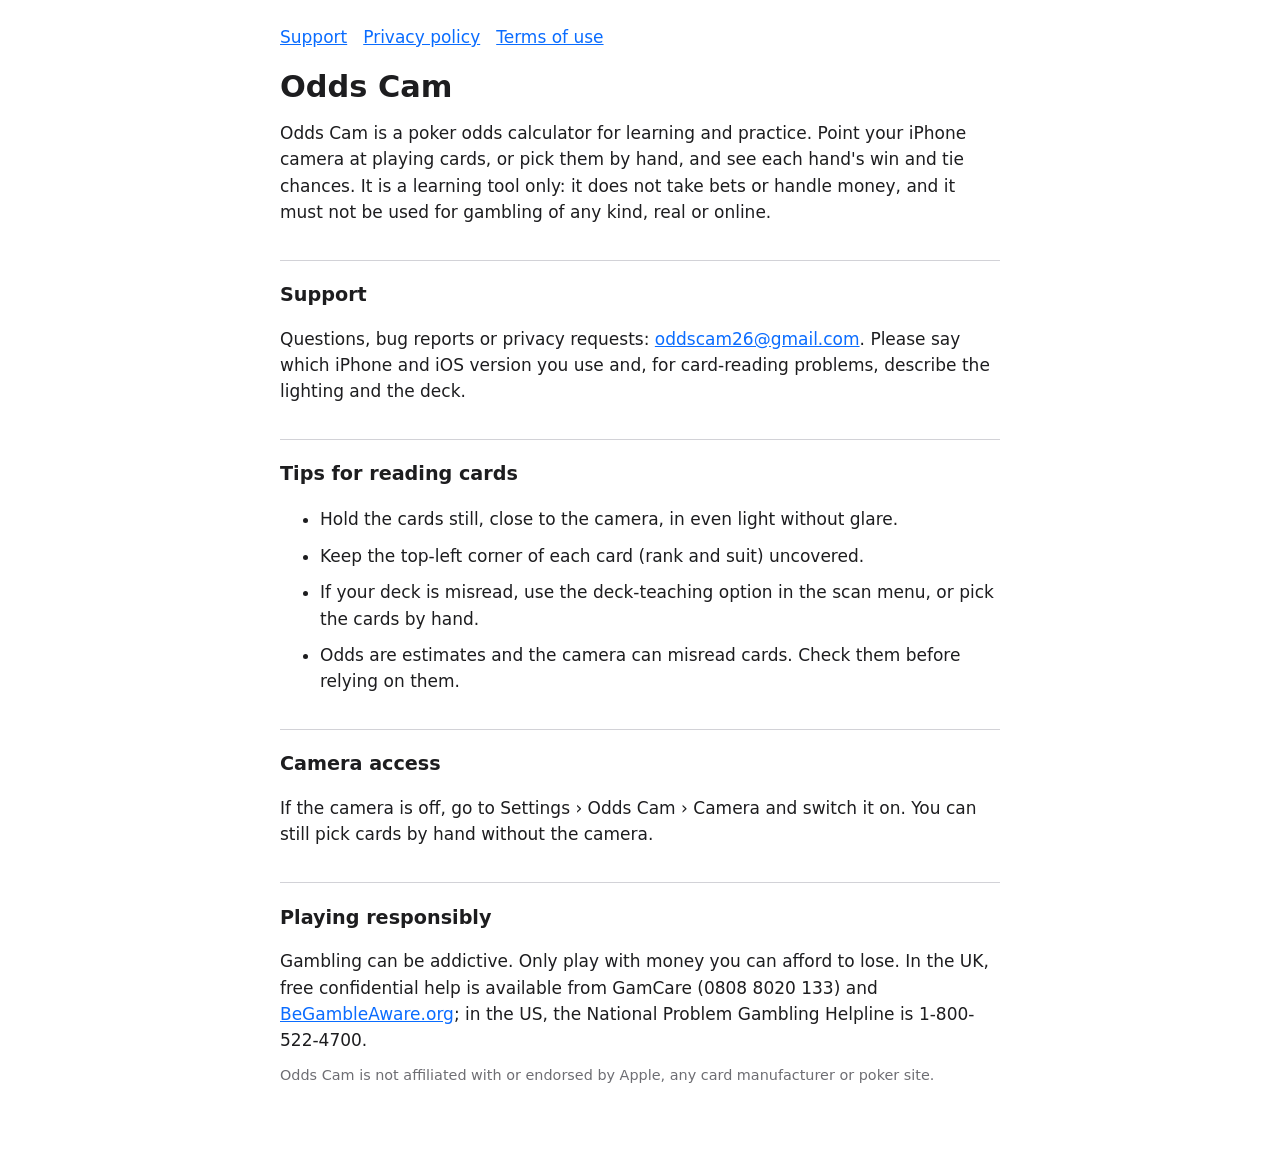
<file: index.html>
<!doctype html>
<html lang="en"><head><meta charset="utf-8"><meta name="viewport" content="width=device-width, initial-scale=1">
<title>Odds Cam – Support</title><link rel="stylesheet" href="style.css"></head>
<body><main>
<nav><a href="index.html">Support</a><a href="privacy.html">Privacy policy</a><a href="terms.html">Terms of use</a></nav>
<h1>Odds Cam</h1>
<p>Odds Cam is a poker odds calculator for learning and practice. Point your iPhone camera at playing cards, or pick them by hand, and see each hand's win and tie chances. It is a learning tool only: it does not take bets or handle money, and it must not be used for gambling of any kind, real or online.</p>
<h2>Support</h2>
<p>Questions, bug reports or privacy requests: <a href="mailto:oddscam26@gmail.com">oddscam26@gmail.com</a>. Please say which iPhone and iOS version you use and, for card-reading problems, describe the lighting and the deck.</p>
<h2>Tips for reading cards</h2>
<ul>
<li>Hold the cards still, close to the camera, in even light without glare.</li>
<li>Keep the top-left corner of each card (rank and suit) uncovered.</li>
<li>If your deck is misread, use the deck-teaching option in the scan menu, or pick the cards by hand.</li>
<li>Odds are estimates and the camera can misread cards. Check them before relying on them.</li>
</ul>
<h2>Camera access</h2>
<p>If the camera is off, go to Settings › Odds Cam › Camera and switch it on. You can still pick cards by hand without the camera.</p>
<h2>Playing responsibly</h2>
<p>Gambling can be addictive. Only play with money you can afford to lose. In the UK, free confidential help is available from GamCare (0808 8020 133) and <a href="https://www.begambleaware.org">BeGambleAware.org</a>; in the US, the National Problem Gambling Helpline is 1-800-522-4700.</p>
<p class="muted">Odds Cam is not affiliated with or endorsed by Apple, any card manufacturer or poker site.</p>
</main></body></html>
</file>
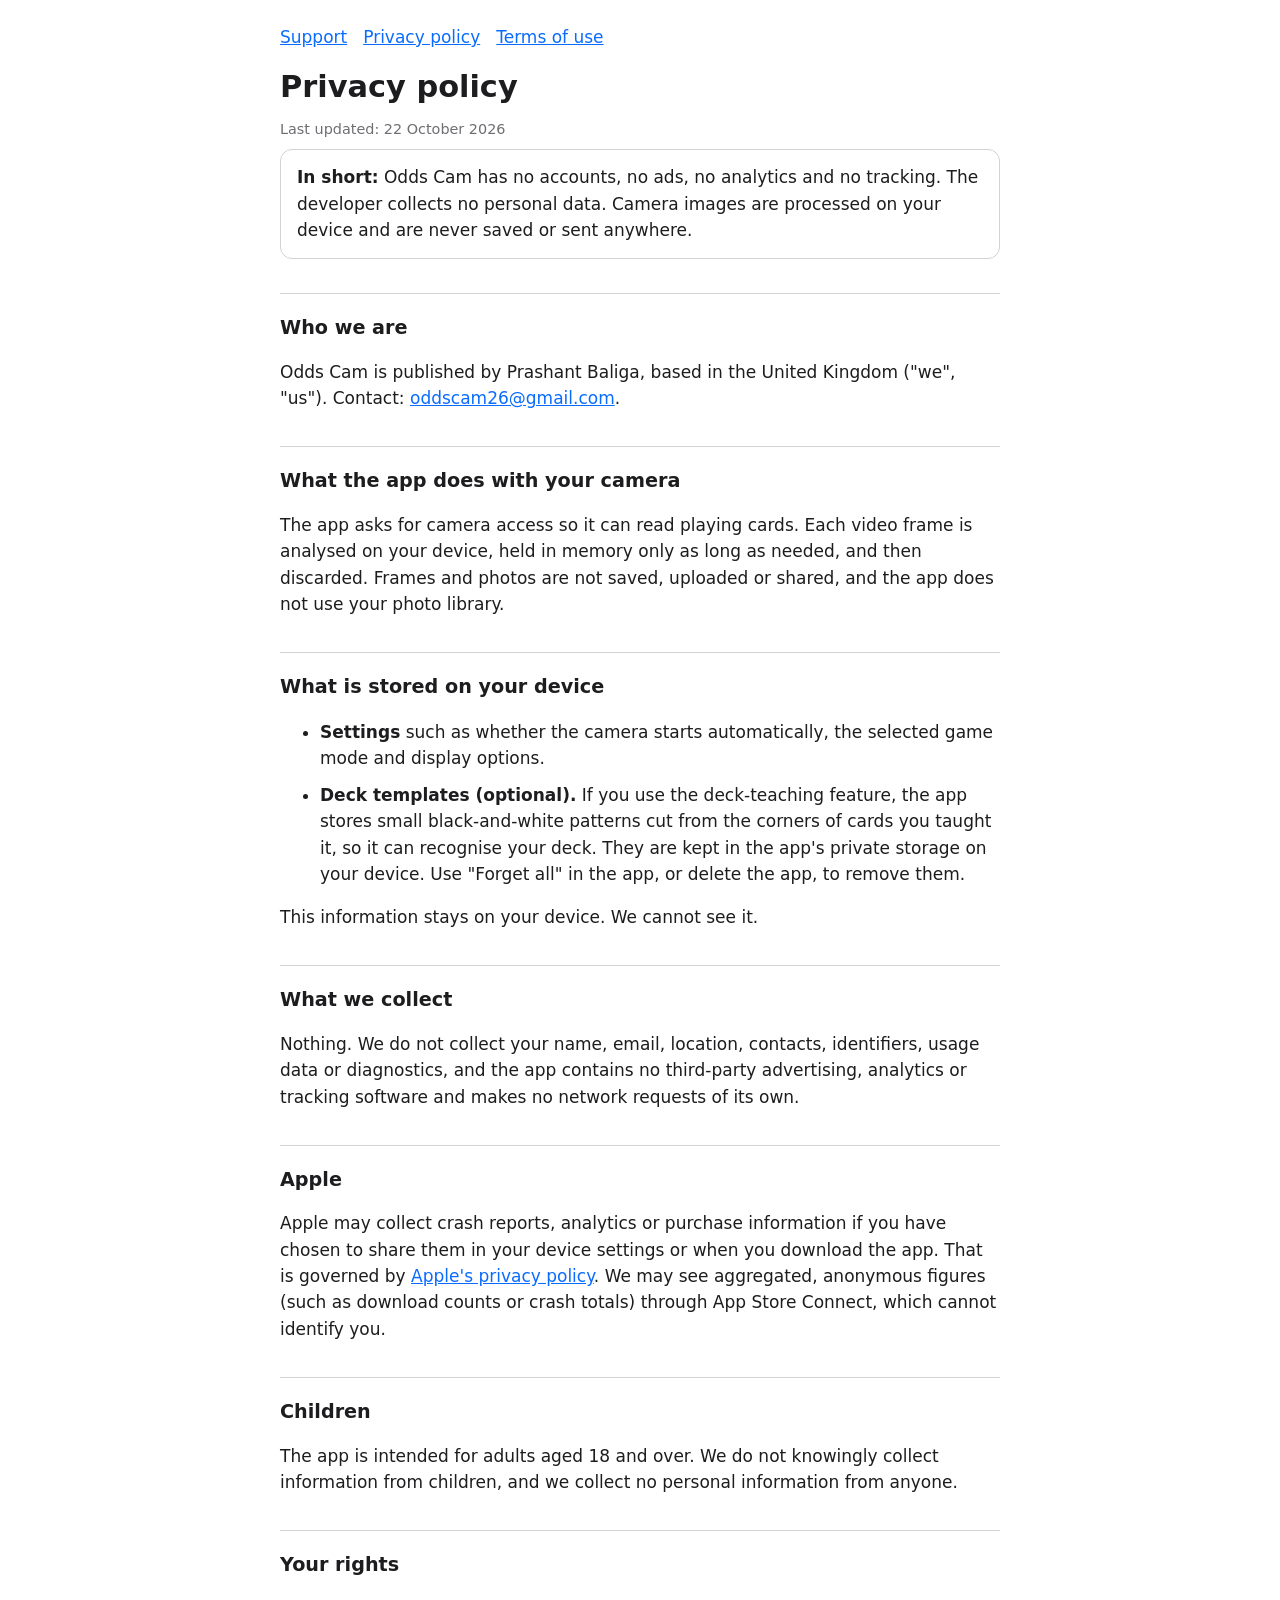
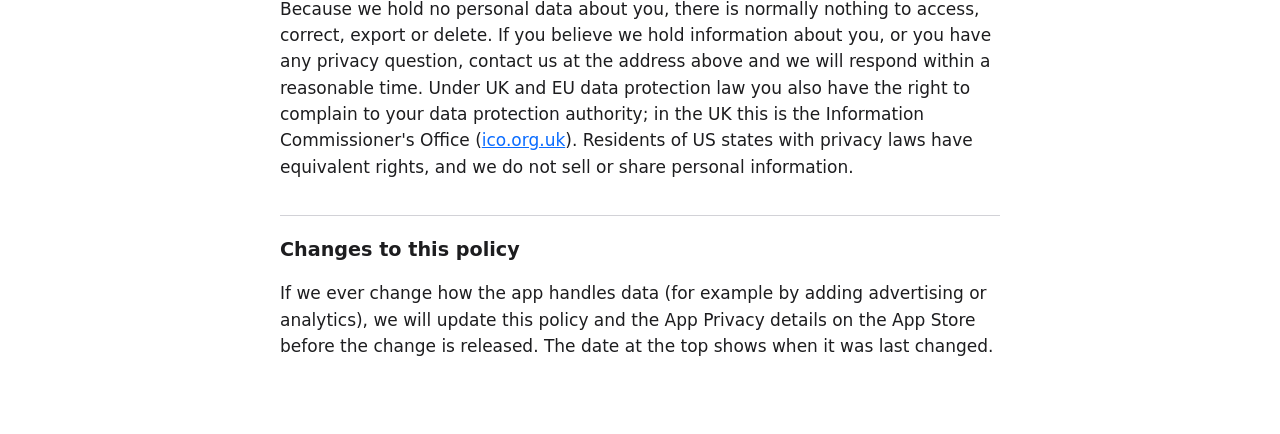
<file: privacy.html>
<!doctype html>
<html lang="en"><head><meta charset="utf-8"><meta name="viewport" content="width=device-width, initial-scale=1">
<title>Odds Cam – Privacy policy</title><link rel="stylesheet" href="style.css"></head>
<body><main>
<nav><a href="index.html">Support</a><a href="privacy.html">Privacy policy</a><a href="terms.html">Terms of use</a></nav>
<h1>Privacy policy</h1>
<p class="muted">Last updated: 22 October 2026</p>
<div class="box"><p><strong>In short:</strong> Odds Cam has no accounts, no ads, no analytics and no tracking. The developer collects no personal data. Camera images are processed on your device and are never saved or sent anywhere.</p></div>

<h2>Who we are</h2>
<p>Odds Cam is published by Prashant Baliga, based in the United Kingdom ("we", "us"). Contact: <a href="mailto:oddscam26@gmail.com">oddscam26@gmail.com</a>.</p>

<h2>What the app does with your camera</h2>
<p>The app asks for camera access so it can read playing cards. Each video frame is analysed on your device, held in memory only as long as needed, and then discarded. Frames and photos are not saved, uploaded or shared, and the app does not use your photo library.</p>

<h2>What is stored on your device</h2>
<ul>
<li><strong>Settings</strong> such as whether the camera starts automatically, the selected game mode and display options.</li>
<li><strong>Deck templates (optional).</strong> If you use the deck-teaching feature, the app stores small black-and-white patterns cut from the corners of cards you taught it, so it can recognise your deck. They are kept in the app's private storage on your device. Use "Forget all" in the app, or delete the app, to remove them.</li>
</ul>
<p>This information stays on your device. We cannot see it.</p>

<h2>What we collect</h2>
<p>Nothing. We do not collect your name, email, location, contacts, identifiers, usage data or diagnostics, and the app contains no third-party advertising, analytics or tracking software and makes no network requests of its own.</p>

<h2>Apple</h2>
<p>Apple may collect crash reports, analytics or purchase information if you have chosen to share them in your device settings or when you download the app. That is governed by <a href="https://www.apple.com/legal/privacy/">Apple's privacy policy</a>. We may see aggregated, anonymous figures (such as download counts or crash totals) through App Store Connect, which cannot identify you.</p>

<h2>Children</h2>
<p>The app is intended for adults aged 18 and over. We do not knowingly collect information from children, and we collect no personal information from anyone.</p>

<h2>Your rights</h2>
<p>Because we hold no personal data about you, there is normally nothing to access, correct, export or delete. If you believe we hold information about you, or you have any privacy question, contact us at the address above and we will respond within a reasonable time. Under UK and EU data protection law you also have the right to complain to your data protection authority; in the UK this is the Information Commissioner's Office (<a href="https://ico.org.uk">ico.org.uk</a>). Residents of US states with privacy laws have equivalent rights, and we do not sell or share personal information.</p>

<h2>Changes to this policy</h2>
<p>If we ever change how the app handles data (for example by adding advertising or analytics), we will update this policy and the App Privacy details on the App Store before the change is released. The date at the top shows when it was last changed.</p>
</main></body></html>
</file>
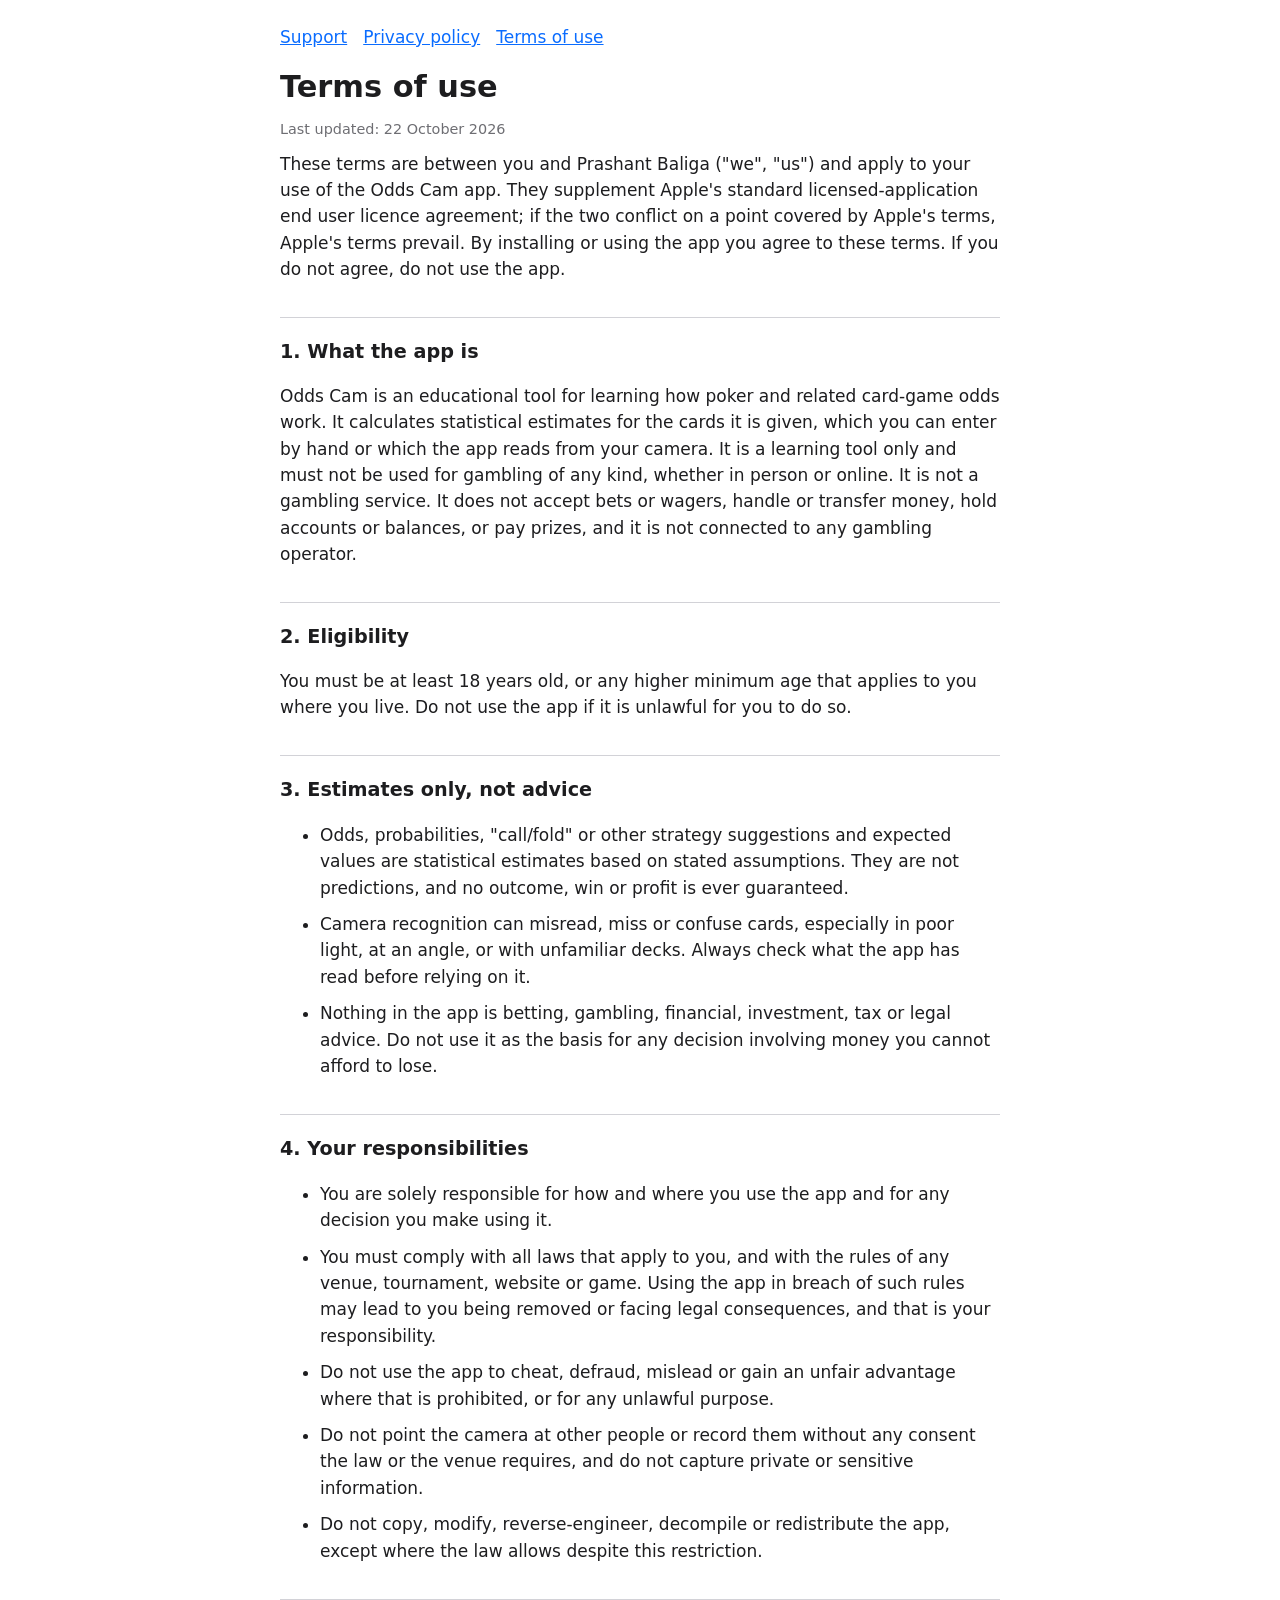
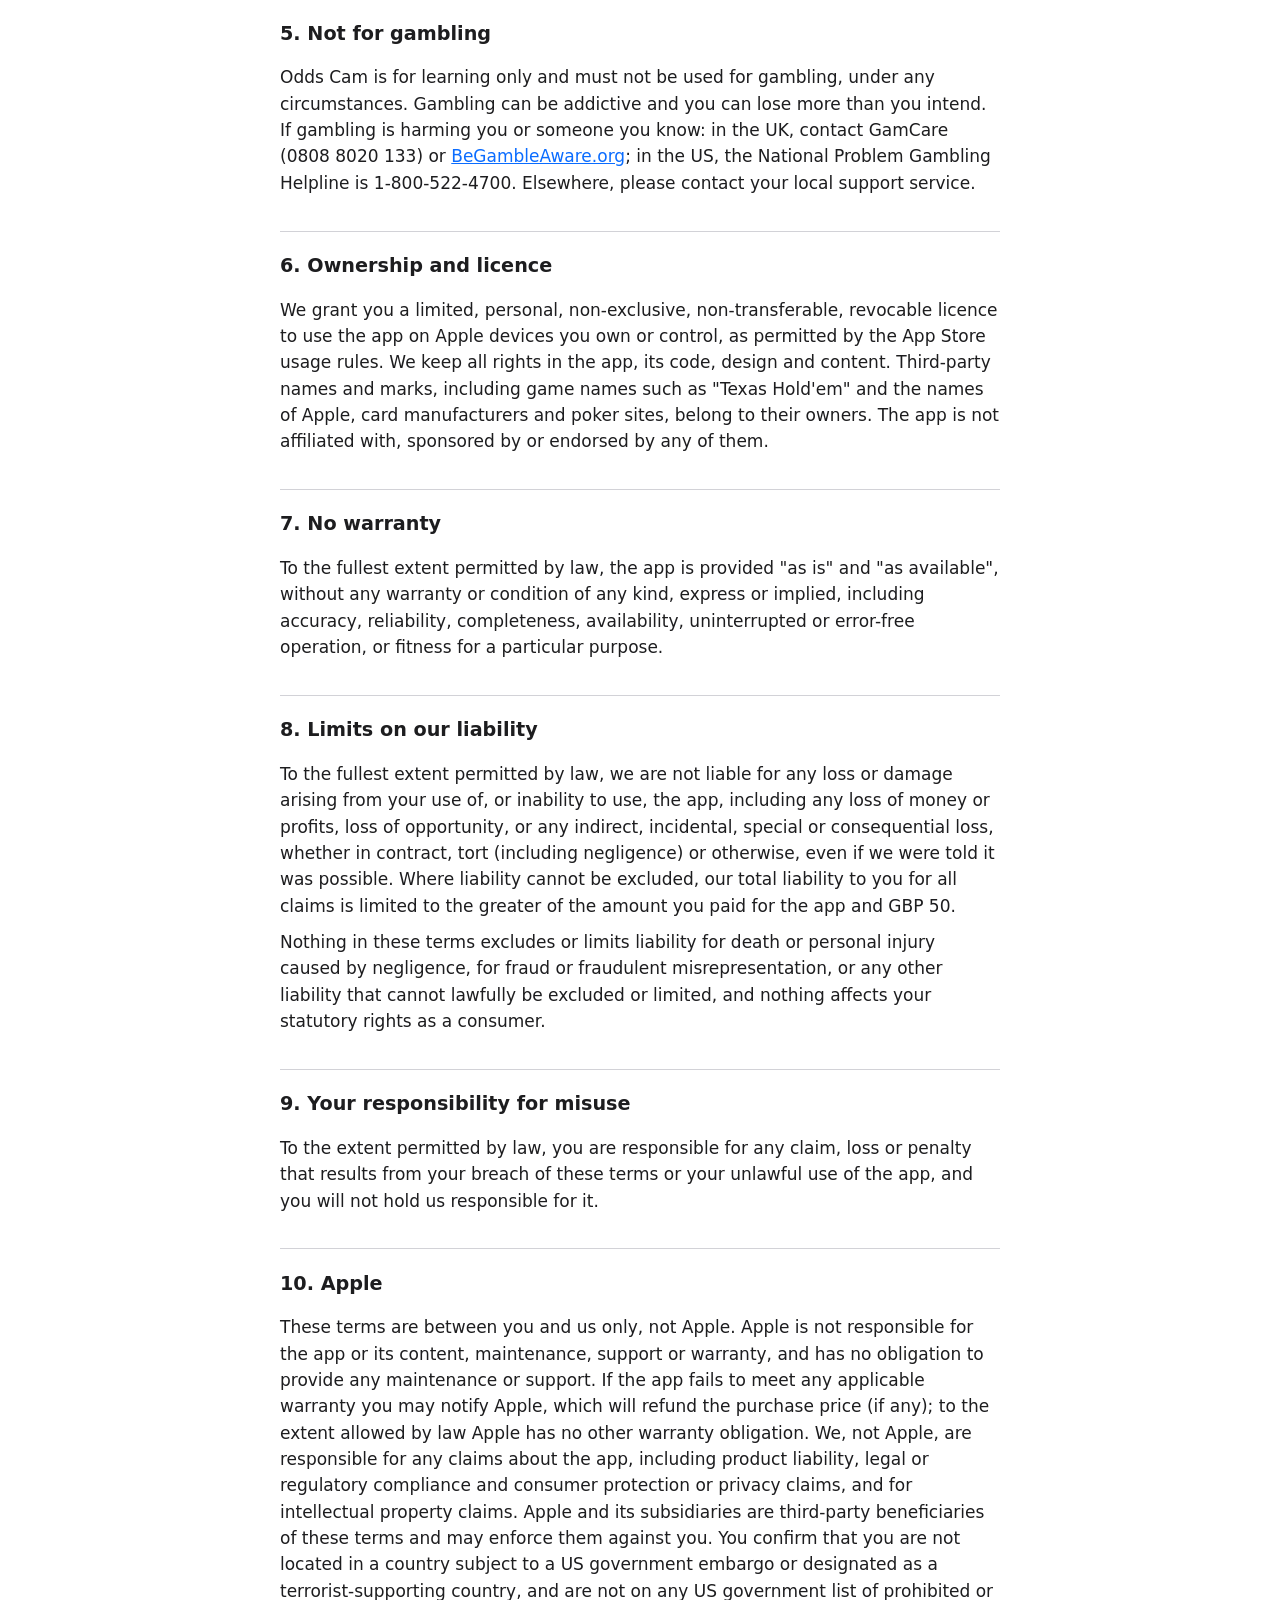
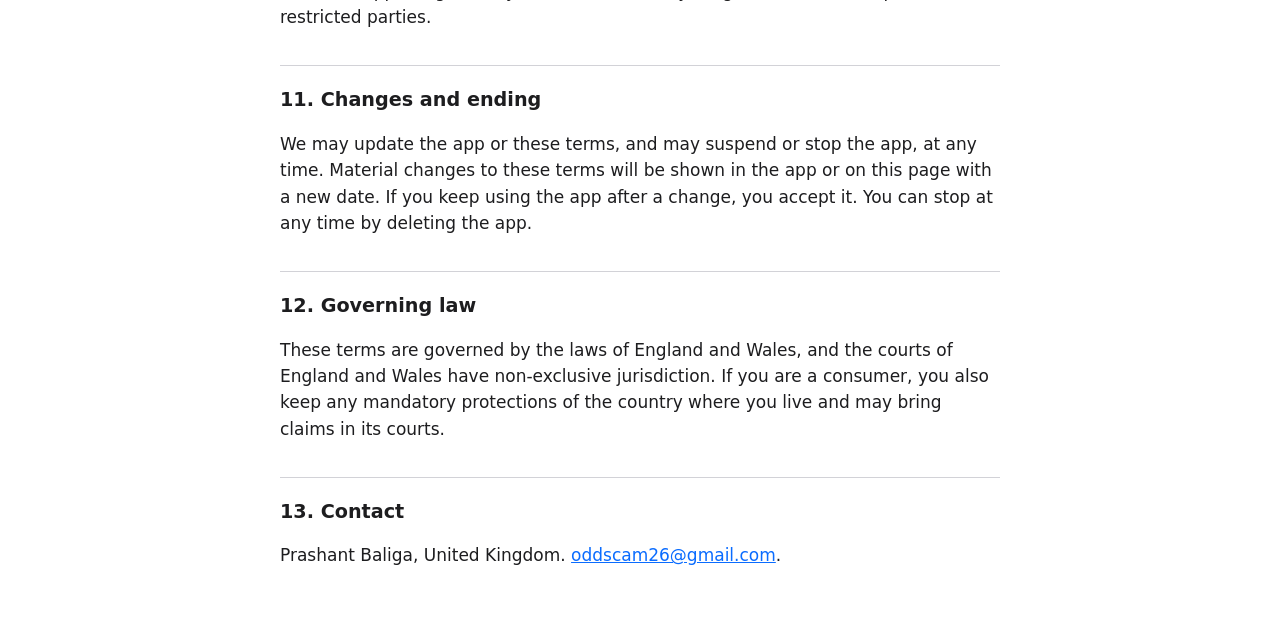
<file: terms.html>
<!doctype html>
<html lang="en"><head><meta charset="utf-8"><meta name="viewport" content="width=device-width, initial-scale=1">
<title>Odds Cam – Terms of use</title><link rel="stylesheet" href="style.css"></head>
<body><main>
<nav><a href="index.html">Support</a><a href="privacy.html">Privacy policy</a><a href="terms.html">Terms of use</a></nav>
<h1>Terms of use</h1>
<p class="muted">Last updated: 22 October 2026</p>
<p>These terms are between you and Prashant Baliga ("we", "us") and apply to your use of the Odds Cam app. They supplement Apple's standard licensed-application end user licence agreement; if the two conflict on a point covered by Apple's terms, Apple's terms prevail. By installing or using the app you agree to these terms. If you do not agree, do not use the app.</p>

<h2>1. What the app is</h2>
<p>Odds Cam is an educational tool for learning how poker and related card-game odds work. It calculates statistical estimates for the cards it is given, which you can enter by hand or which the app reads from your camera. It is a learning tool only and must not be used for gambling of any kind, whether in person or online. It is not a gambling service. It does not accept bets or wagers, handle or transfer money, hold accounts or balances, or pay prizes, and it is not connected to any gambling operator.</p>

<h2>2. Eligibility</h2>
<p>You must be at least 18 years old, or any higher minimum age that applies to you where you live. Do not use the app if it is unlawful for you to do so.</p>

<h2>3. Estimates only, not advice</h2>
<ul>
<li>Odds, probabilities, "call/fold" or other strategy suggestions and expected values are statistical estimates based on stated assumptions. They are not predictions, and no outcome, win or profit is ever guaranteed.</li>
<li>Camera recognition can misread, miss or confuse cards, especially in poor light, at an angle, or with unfamiliar decks. Always check what the app has read before relying on it.</li>
<li>Nothing in the app is betting, gambling, financial, investment, tax or legal advice. Do not use it as the basis for any decision involving money you cannot afford to lose.</li>
</ul>

<h2>4. Your responsibilities</h2>
<ul>
<li>You are solely responsible for how and where you use the app and for any decision you make using it.</li>
<li>You must comply with all laws that apply to you, and with the rules of any venue, tournament, website or game. Using the app in breach of such rules may lead to you being removed or facing legal consequences, and that is your responsibility.</li>
<li>Do not use the app to cheat, defraud, mislead or gain an unfair advantage where that is prohibited, or for any unlawful purpose.</li>
<li>Do not point the camera at other people or record them without any consent the law or the venue requires, and do not capture private or sensitive information.</li>
<li>Do not copy, modify, reverse-engineer, decompile or redistribute the app, except where the law allows despite this restriction.</li>
</ul>

<h2>5. Not for gambling</h2>
<p>Odds Cam is for learning only and must not be used for gambling, under any circumstances. Gambling can be addictive and you can lose more than you intend. If gambling is harming you or someone you know: in the UK, contact GamCare (0808 8020 133) or <a href="https://www.begambleaware.org">BeGambleAware.org</a>; in the US, the National Problem Gambling Helpline is 1-800-522-4700. Elsewhere, please contact your local support service.</p>

<h2>6. Ownership and licence</h2>
<p>We grant you a limited, personal, non-exclusive, non-transferable, revocable licence to use the app on Apple devices you own or control, as permitted by the App Store usage rules. We keep all rights in the app, its code, design and content. Third-party names and marks, including game names such as "Texas Hold'em" and the names of Apple, card manufacturers and poker sites, belong to their owners. The app is not affiliated with, sponsored by or endorsed by any of them.</p>

<h2>7. No warranty</h2>
<p>To the fullest extent permitted by law, the app is provided "as is" and "as available", without any warranty or condition of any kind, express or implied, including accuracy, reliability, completeness, availability, uninterrupted or error-free operation, or fitness for a particular purpose.</p>

<h2>8. Limits on our liability</h2>
<p>To the fullest extent permitted by law, we are not liable for any loss or damage arising from your use of, or inability to use, the app, including any loss of money or profits, loss of opportunity, or any indirect, incidental, special or consequential loss, whether in contract, tort (including negligence) or otherwise, even if we were told it was possible. Where liability cannot be excluded, our total liability to you for all claims is limited to the greater of the amount you paid for the app and GBP 50.</p>
<p>Nothing in these terms excludes or limits liability for death or personal injury caused by negligence, for fraud or fraudulent misrepresentation, or any other liability that cannot lawfully be excluded or limited, and nothing affects your statutory rights as a consumer.</p>

<h2>9. Your responsibility for misuse</h2>
<p>To the extent permitted by law, you are responsible for any claim, loss or penalty that results from your breach of these terms or your unlawful use of the app, and you will not hold us responsible for it.</p>

<h2>10. Apple</h2>
<p>These terms are between you and us only, not Apple. Apple is not responsible for the app or its content, maintenance, support or warranty, and has no obligation to provide any maintenance or support. If the app fails to meet any applicable warranty you may notify Apple, which will refund the purchase price (if any); to the extent allowed by law Apple has no other warranty obligation. We, not Apple, are responsible for any claims about the app, including product liability, legal or regulatory compliance and consumer protection or privacy claims, and for intellectual property claims. Apple and its subsidiaries are third-party beneficiaries of these terms and may enforce them against you. You confirm that you are not located in a country subject to a US government embargo or designated as a terrorist-supporting country, and are not on any US government list of prohibited or restricted parties.</p>

<h2>11. Changes and ending</h2>
<p>We may update the app or these terms, and may suspend or stop the app, at any time. Material changes to these terms will be shown in the app or on this page with a new date. If you keep using the app after a change, you accept it. You can stop at any time by deleting the app.</p>

<h2>12. Governing law</h2>
<p>These terms are governed by the laws of England and Wales, and the courts of England and Wales have non-exclusive jurisdiction. If you are a consumer, you also keep any mandatory protections of the country where you live and may bring claims in its courts.</p>

<h2>13. Contact</h2>
<p>Prashant Baliga, United Kingdom. <a href="mailto:oddscam26@gmail.com">oddscam26@gmail.com</a>.</p>
</main></body></html>
</file>
<file: style.css>
:root { color-scheme: light dark; --fg:#1d1d1f; --bg:#fff; --muted:#6e6e73; --line:#d2d2d7; --accent:#0a6cff; }
@media (prefers-color-scheme: dark) { :root { --fg:#f5f5f7; --bg:#1c1c1e; --muted:#98989d; --line:#3a3a3c; --accent:#4da3ff; } }
body { font: 17px/1.55 -apple-system, system-ui, "Segoe UI", sans-serif; color: var(--fg); background: var(--bg); margin: 0; }
main { max-width: 720px; margin: 0 auto; padding: 24px 16px 64px; }
h1 { font-size: 1.9rem; margin: .4em 0 .2em; } h2 { font-size: 1.2rem; margin-top: 1.8em; border-top: 1px solid var(--line); padding-top: 1em; }
p, li { margin: .6em 0; } .muted { color: var(--muted); font-size: .9rem; } a { color: var(--accent); }
nav a { margin-right: 16px; } .box { border: 1px solid var(--line); border-radius: 12px; padding: 4px 16px; }
</file>
